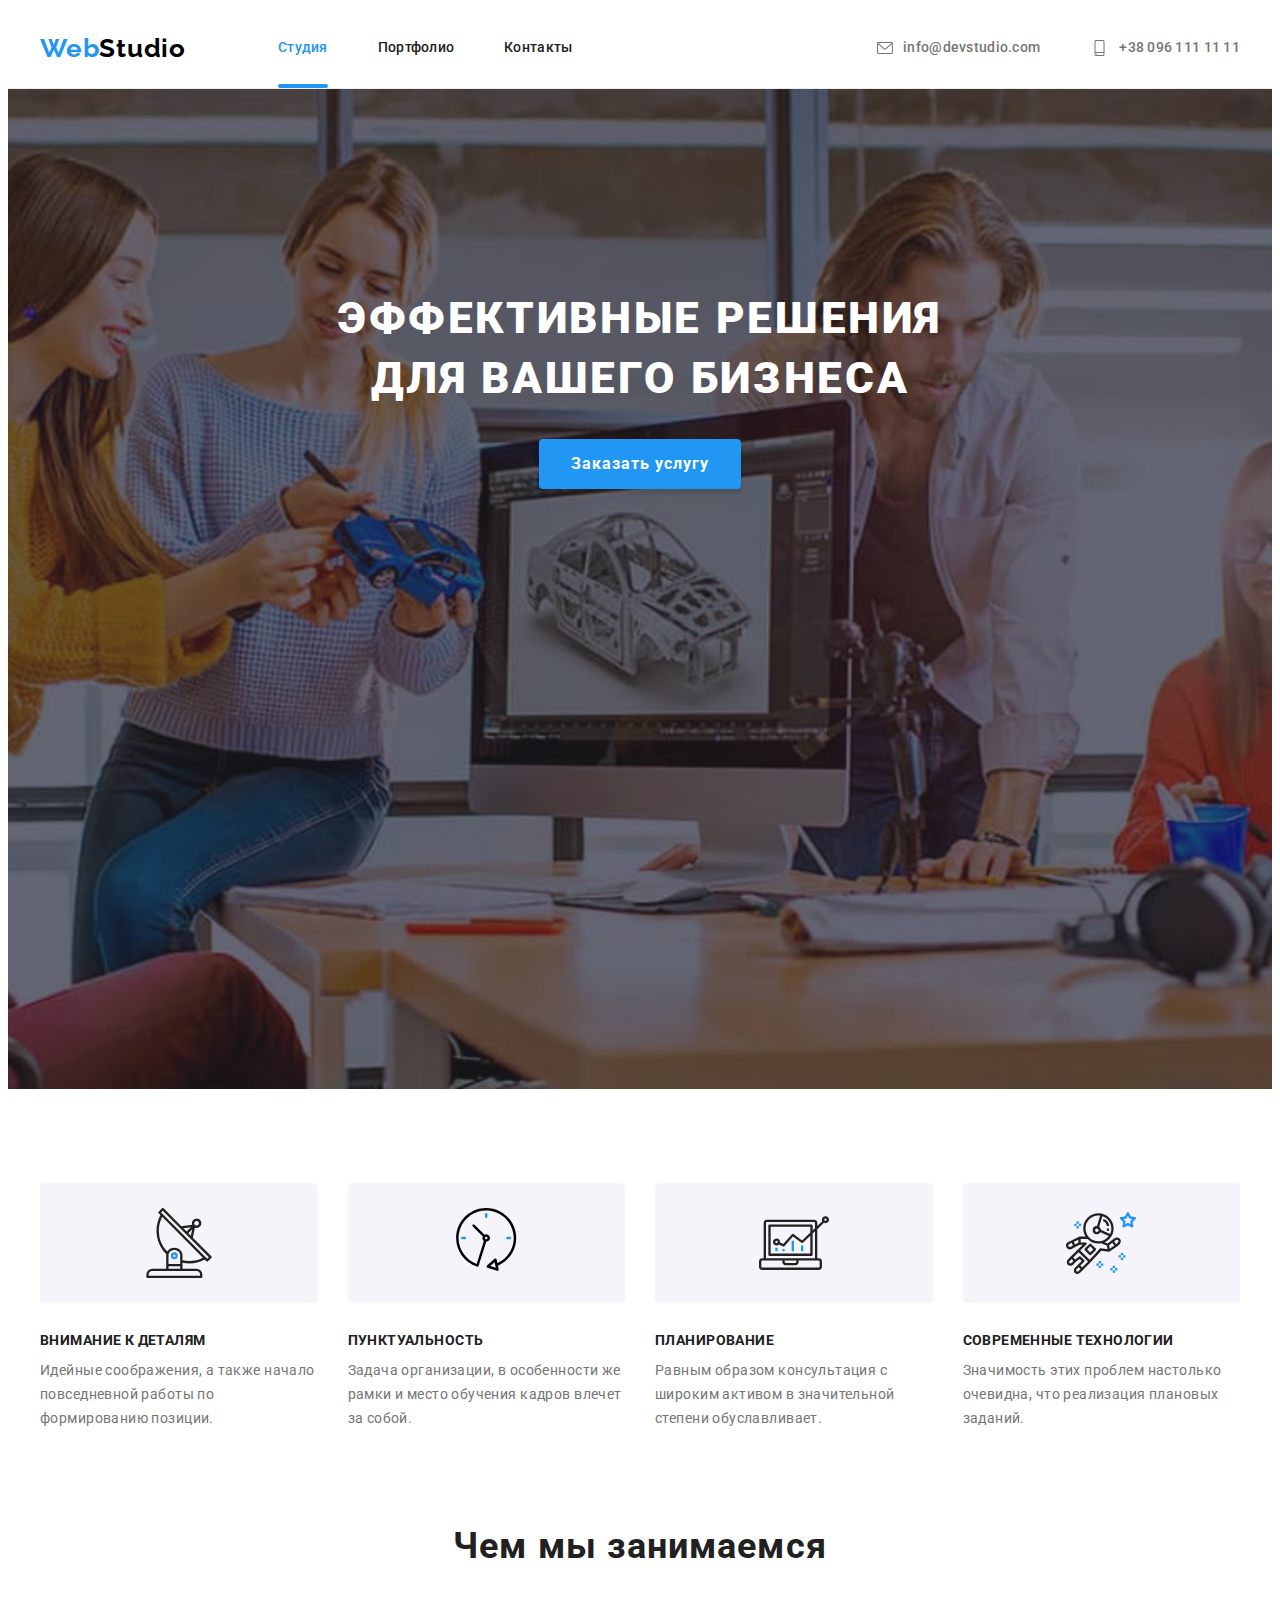
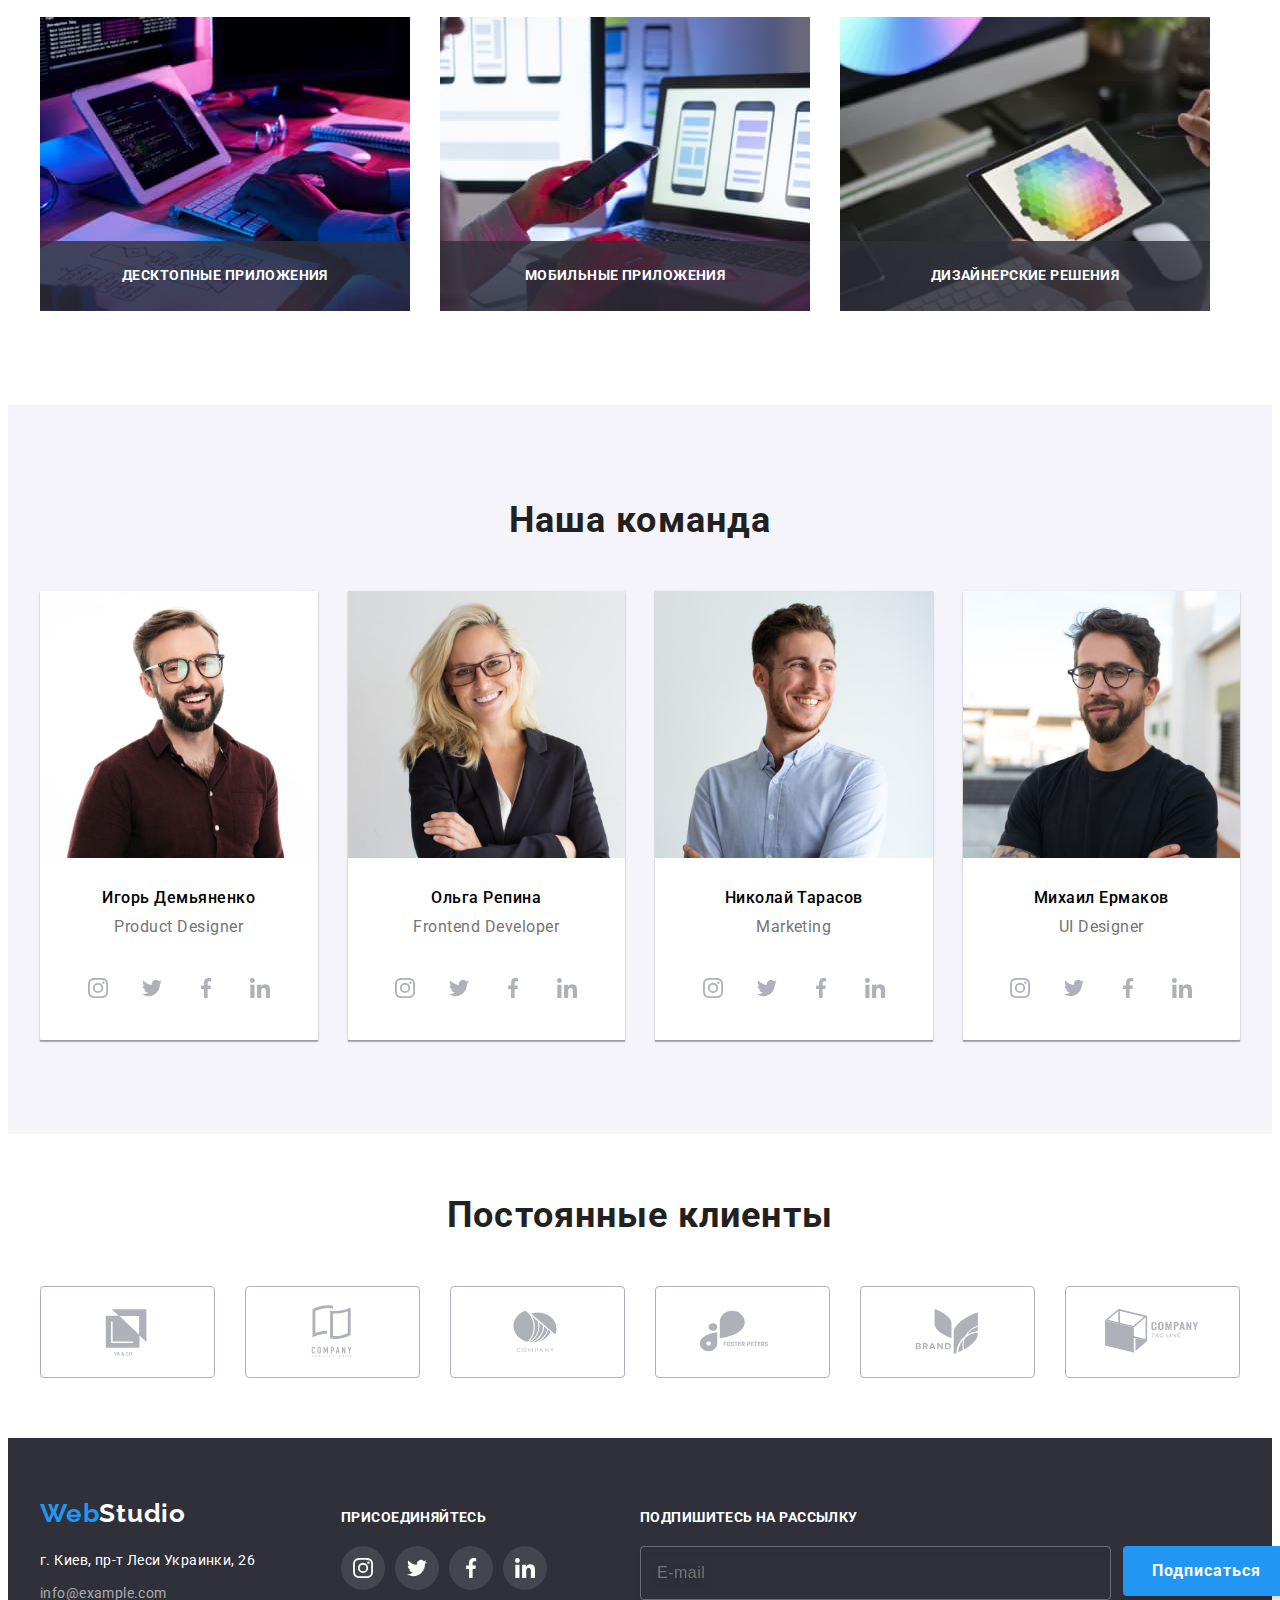
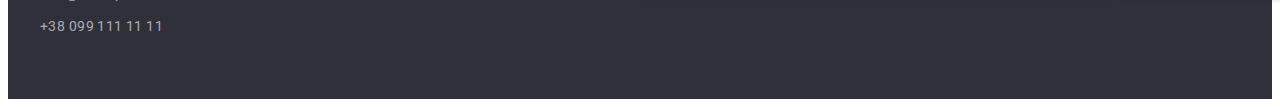
<file: index.html>
<!DOCTYPE html>
<html lang="ru">
  <head>
    <meta charset="UTF-8" />
    <meta http-equiv="X-UA-Compatible" content="IE=edge" />
    <meta name="viewport" content="width=device-width, initial-scale=1.0" />
    <title>Студия</title>
    <link rel="preconnect" href="https://fonts.googleapis.com" />
    <link rel="preconnect" href="https://fonts.gstatic.com" crossorigin />
    <link
      href="https://fonts.googleapis.com/css2?family=Raleway:wght@700&family=Roboto:wght@400;500;700;900&display=swap"
      rel="stylesheet"
    />
    <link
      rel="stylesheet"
      href="https://cdnjs.cloudflare.com/ajax/libs/modern-normalize/1.1.0/modern-normalize.min.css"
      integrity="sha512-wpPYUAdjBVSE4KJnH1VR1HeZfpl1ub8YT/NKx4PuQ5NmX2tKuGu6U/JRp5y+Y8XG2tV+wKQpNHVUX03MfMFn9Q=="
      crossorigin="anonymous"
      referrerpolicy="no-referrer"
    />
    <link rel="stylesheet" href="css/main.min.css" />
  </head>
  <body>
    <!-- header-->
    <header>
      <section class="header">
        <div class="container container-header">
          <div class="header-logo-wrap">
            <a href="./index.html" class="logo header-logo">Web<span class="logo__item--dark">Studio</span></a>
          </div>
          <div class="header-nav-wrap">
            <nav class="navigavion">
              <ul class="menu-list list">
                <li class="menu-list__item studio">
                  <a href="./index.html" class="menu-list__link current">Студия</a>
                </li>
                <li class="menu-list__item portfolio">
                  <a href="./portfolio.html" class="menu-list__link">Портфолио</a>
                </li>
                <li class="menu-list__item studio">
                  <a href="/" class="menu-list__link">Контакты</a>
                </li>
              </ul>
            </nav>
          </div>
          <div class="header-contacts-wrap">
            <ul class="contacts list">
              <li class="contacts__item">
                <a href="mailto:info@devstudio.com" class="contacts__link">
                  <svg class="contacts__icon" width="16" height="12">
                    <use href="./images/icons.svg#icon-envelope"></use></svg
                  >info@devstudio.com</a
                >
              </li>
              <li class="contacts__item">
                <a href="tel:+380961111111" class="contacts__link">
                  <svg class="contacts__icon" width="19" height="16">
                    <use href="./images/icons.svg#icon-smartphone"></use></svg
                  >+38 096 111 11 11</a
                >
              </li>
            </ul>
          </div>
          <div class="mob-menu-btn-wrap">
            <button type="button" class="menu-open-btn">
              <svg class="menu-svg" width="40" height="40">
                <use href="./images/icons.svg#icon-menu"></use>
              </svg>
            </button>
          </div>
        </div>
      </section>

      <!--------- mobile menu --------->

      <div class="mobile-menu is-hidden">
        <button type="button" class="menu-close-btn">
          <svg class="close-icon" width="40" height="40">
            <use href="./images/icons.svg#icon-close"></use>
          </svg>
        </button>
        <div class="mob-menu-container container">
          <div class="mob-menu-top">
            <ul class="mob-menu-list list">
              <li class="mob-menu-list__item studio">
                <a href="./index.html" class="mob-menu-list__link">Студия</a>
              </li>
              <li class="mob-menu-list__item portfolio">
                <a href="./portfolio.html" class="mob-menu-list__link">Портфолио</a>
              </li>
              <li class="mob-menu-list__item studio">
                <a href="/" class="mob-menu-list__link">Контакты</a>
              </li>
            </ul>
          </div>
          <div class="mob-menu-bottom">
            <ul class="mob-contacts list">
              <li class="mob-contacts__item">
                <a href="tel:+380961111111" class="mob-contacts__link tel"> +38 096 111 11 11</a>
              </li>
              <li class="mob-contacts__item">
                <a href="mailto:info@devstudio.com" class="mob-contacts__link mail"
                  >info@devstudio.com</a
                >
              </li>
            </ul>
            <ul class="mob-soc-media-list list">
              <li class="mob-soc-media-items">
                <a href="/" class="mob-soc-media">Instsgram</a>
              </li>
              <li class="mob-soc-media-items">
                <a href="/" class="mob-soc-media">Twitter</a>
              </li>
              <li class="mob-soc-media-items">
                <a href="/" class="mob-soc-media">Facebook</a>
              </li>
              <li class="mob-soc-media-items">
                <a href="/" class="mob-soc-media">LinkedIn</a>
              </li>
            </ul>
          </div>
        </div>
      </div>
    </header>

    <!-- main content -->
    <main>
      <section class="hero">
        <div class="container">
          <h1 class="hero__title">Эффективные решения для вашего бизнеса</h1>
          <button type="button" class="hero__button main-button" data-modal-open>
            Заказать услугу
          </button>
        </div>
      </section>
      <section class="advantages section">
        <h2 class="visually-hidden">About us</h2>
        <div class="container">
          <ul class="advantages-list list">
            <li class="advantages-list__item">
              <div class="advantages-list__card">
                <svg class="advantages-list__icon" width="70" height="70">
                  <use href="./images/icons.svg#icon-antenna"></use>
                </svg>
              </div>
              <h3 class="advantages-list__title">Внимание к деталям</h3>
              <p class="advantages-list__description">
                Идейные соображения, а также начало повседневной работы по формированию позиции.
              </p>
            </li>
            <li class="advantages-list__item">
              <div class="advantages-list__card">
                <svg class="advantages-list__icon" width="70" height="70">
                  <use href="./images/icons.svg#icon-clock"></use>
                </svg>
              </div>
              <h3 class="advantages-list__title">Пунктуальность</h3>
              <p class="advantages-list__description">
                Задача организации, в особенности же рамки и место обучения кадров влечет за собой.
              </p>
            </li>
            <li class="advantages-list__item">
              <div class="advantages-list__card">
                <svg class="advantages-list__icon" width="70" height="70">
                  <use href="./images/icons.svg#icon-diagram"></use>
                </svg>
              </div>
              <h3 class="advantages-list__title">Планирование</h3>
              <p class="advantages-list__description">
                Равным образом консультация с широким активом в значительной степени обуславливает.
              </p>
            </li>
            <li class="advantages-list__item">
              <div class="advantages-list__card">
                <svg class="advantages-list__icon" width="70" height="70">
                  <use href="./images/icons.svg#icon-astronaut"></use>
                </svg>
              </div>
              <h3 class="advantages-list__title">Современные технологии</h3>
              <p class="advantages-list__description">
                Значимость этих проблем настолько очевидна, что реализация плановых заданий.
              </p>
            </li>
          </ul>
        </div>
      </section>

      <!-- Чем мы занимаемся section-->
      <section class="service section">
        <div class="container">
          <h2 class="service__title title">Чем мы занимаемся</h2>
          <ul class="service-list list">
            <li class="service-list__item">
              <a href="">
                <picture>
                  <source
                    srcset="./images/box1-1x.jpg 1x, ./images/box1-2x.jpg 2x"
                    media="(min-width:1200px)"
                  />
                  <img src="./images/box1-1x.jpg" alt="IT пишет код" />
                </picture>
              </a>
              <div class="service-list__container">
                <h3 class="service-list__title">Десктопные приложения</h3>
              </div>
            </li>
            <li class="service-list__item">
              <a href="">
                <picture>
                  <source
                    srcset="./images/box2-1x.jpg 1x, ./images/box2-2x.jpg 2x"
                    media="(min-width:1200px)"
                  />
                  <img src="./images/box2-1x.jpg" alt="человек работает с телефоном и планшетом" />
                </picture>
              </a>
              <div class="service-list__container">
                <h3 class="service-list__title">Мобильные приложения</h3>
              </div>
            </li>
            <li class="service-list__item">
              <a href="">
                <picture>
                  <source
                    srcset="./images/box3-1x.jpg 1x, ./images/box3-2x.jpg 2x"
                    media="(min-width:1200px)"
                  />
                  <img src="./images/box3-1x.jpg" alt="человек работает с планшетом" />
                </picture>
              </a>
              <div class="service-list__container">
                <h3 class="service-list__title">Дизайнерские решения</h3>
              </div>
            </li>
          </ul>
        </div>
      </section>

      <!--our team section-->
      <section class="team section">
        <div class="container">
          <h2 class="team__title title">Наша команда</h2>
          <ul class="member-list list">
            <li class="member-list__item">
              <picture>
                <source
                  srcset="./images/img-1.jpg 1x, ./images/img-1-2x.jpg 2x"
                  media="(min-width:1200px)"
                />
                <source
                  srcset="./images/img-1-tab.jpg 1x, ./images/img-1-tab-2x.jpg 2x"
                  media="(min-width:768px)"
                />
                <source
                  srcset="./images/img-1-mob.jpg 1x, ./images/img-1-mob-2x.jpg 2x"
                  media="(min-width:320px)"
                />
                <img src="./images/img-1.jpg" alt="фото Ігоря" />
              </picture>
              <div class="member-list__container">
                <h3 class="member-list__title">Игорь Демьяненко</h3>
                <p class="member-list__description">Product Designer</p>
                <ul class="soc-networking list">
                  <li class="soc-networking__item">
                    <a href="" class="soc-networking__link soc-networking__link--light">
                      <svg class="soc-networking__icon" width="20" height="20">
                        <use href="./images/icons.svg#icon-instagram"></use>
                      </svg>
                    </a>
                  </li>
                  <li class="soc-networking__item">
                    <a href="" class="soc-networking__link">
                      <svg class="soc-networking__icon" width="20" height="20">
                        <use href="./images/icons.svg#icon-twitter"></use>
                      </svg>
                    </a>
                  </li>
                  <li class="soc-networking__item">
                    <a href="" class="soc-networking__link">
                      <svg class="soc-networking__icon" width="20" height="20">
                        <use href="./images/icons.svg#icon-facebook"></use>
                      </svg>
                    </a>
                  </li>
                  <li class="soc-networking__item">
                    <a href="" class="soc-networking__link">
                      <svg class="soc-networking__icon" width="20" height="20">
                        <use href="./images/icons.svg#icon-linkedin"></use>
                      </svg>
                    </a>
                  </li>
                </ul>
              </div>
            </li>
            <li class="member-list__item">
              <picture>
                <source
                  srcset="./images/img-2-1x.jpg 1x, ./images/img-2-2x.jpg 2x"
                  media="(min-width:1200px)"
                />
                <source
                  srcset="./images/img-2-tab-1x.jpg 1x, ./images/img-2-tab-2x.jpg 2x"
                  media="(min-width:768px)"
                />
                <source
                  srcset="./images/img-2-mob-1x.jpg 1x, ./images/img-2-mob-2x.jpg 2x"
                  media="(min-width:320px)"
                />
                <img src="./images/img-2-1x.jpg" alt="фото Ольги" />
              </picture>
              <div class="member-list__container">
                <h3 class="member-list__title">Ольга Репина</h3>
                <p class="member-list__description">Frontend Developer</p>
                <ul class="soc-networking list">
                  <li class="soc-networking__item">
                    <a href="" class="soc-networking__link">
                      <svg class="soc-networking__icon" width="20" height="20">
                        <use href="./images/icons.svg#icon-instagram"></use>
                      </svg>
                    </a>
                  </li>
                  <li class="soc-networking__item">
                    <a href="" class="soc-networking__link">
                      <svg class="soc-networking__icon" width="20" height="20">
                        <use href="./images/icons.svg#icon-twitter"></use>
                      </svg>
                    </a>
                  </li>
                  <li class="soc-networking__item">
                    <a href="" class="soc-networking__link">
                      <svg class="soc-networking__icon" width="20" height="20">
                        <use href="./images/icons.svg#icon-facebook"></use>
                      </svg>
                    </a>
                  </li>
                  <li class="soc-networking__item">
                    <a href=" " class="soc-networking__link">
                      <svg class="soc-networking__icon" width="20" height="20">
                        <use href="./images/icons.svg#icon-linkedin"></use>
                      </svg>
                    </a>
                  </li>
                </ul>
              </div>
            </li>
            <li class="member-list__item">
              <picture>
                <source
                  srcset="./images/img-3-1x.jpg 1x, ./images/img-3-2x.jpg 2x"
                  media="(min-width:1200px)"
                />
                <source
                  srcset="./images/img-3-tab-1x.jpg 1x, ./images/img-3-tab-2x.jpg 2x"
                  media="(min-width:768px)"
                />
                <source
                  srcset="./images/img-3-mob-1x.jpg 1x, ./images/img-3-mob-2x.jpg 2x"
                  media="(min-width:320px)"
                />
                <img src="./images/img-3-1x.jpg" alt="фото Николая" />
              </picture>
              <div class="member-list__container">
                <h3 class="member-list__title">Николай Тарасов</h3>
                <p class="member-list__description">Marketing</p>
                <ul class="soc-networking list">
                  <li class="soc-networking__item">
                    <a href="" class="soc-networking__link">
                      <svg class="soc-networking__icon" width="20" height="20">
                        <use href="./images/icons.svg#icon-instagram"></use>
                      </svg>
                    </a>
                  </li>
                  <li class="soc-networking__item">
                    <a href="" class="soc-networking__link">
                      <svg class="soc-networking__icon" width="20" height="20">
                        <use href="./images/icons.svg#icon-twitter"></use>
                      </svg>
                    </a>
                  </li>
                  <li class="soc-networking__item">
                    <a href="" class="soc-networking__link">
                      <svg class="soc-networking__icon" width="20" height="20">
                        <use href="./images/icons.svg#icon-facebook"></use>
                      </svg>
                    </a>
                  </li>
                  <li class="soc-networking__item">
                    <a href="" class="soc-networking__link">
                      <svg class="soc-networking__icon" width="20" height="20">
                        <use href="./images/icons.svg#icon-linkedin"></use>
                      </svg>
                    </a>
                  </li>
                </ul>
              </div>
            </li>
            <li class="member-list__item">
              <picture>
                <source
                  srcset="./images/img-4-1x.jpg 1x, ./images/img-4-2x.jpg 2x"
                  media="(min-width:1200px)"
                />
                <source
                  srcset="./images/img-4-tab-1x.jpg 1x, ./images/img-4-tab-2x.jpg 2x"
                  media="(min-width:768px)"
                />
                <source
                  srcset="./images/img-4-mob-1x.jpg 1x, ./images/img-4-mob-2x.jpg 2x"
                  media="(min-width:320px)"
                />
                <img src="./images/img-4-1x.jpg" alt="фото Михаила" />
              </picture>
              <div class="member-list__container">
                <h3 class="member-list__title">Михаил Ермаков</h3>
                <p class="member-list__description">UI Designer</p>
                <ul class="soc-networking list">
                  <li class="soc-networking__item">
                    <a href="" class="soc-networking__link">
                      <svg class="soc-networking__icon" width="20" height="20">
                        <use href="./images/icons.svg#icon-instagram"></use>
                      </svg>
                    </a>
                  </li>
                  <li class="soc-networking__item">
                    <a href="" class="soc-networking__link">
                      <svg class="soc-networking__icon" width="20" height="20">
                        <use href="./images/icons.svg#icon-twitter"></use>
                      </svg>
                    </a>
                  </li>
                  <li class="soc-networking__item">
                    <a href="" class="soc-networking__link">
                      <svg class="soc-networking__icon" width="20" height="20">
                        <use href="./images/icons.svg#icon-facebook"></use>
                      </svg>
                    </a>
                  </li>
                  <li class="soc-networking__item">
                    <a href="" class="soc-networking__link">
                      <svg class="soc-networking__icon" width="20" height="20">
                        <use href="./images/icons.svg#icon-linkedin"></use>
                      </svg>
                    </a>
                  </li>
                </ul>
              </div>
            </li>
          </ul>
        </div>
      </section>

      <!-- section our clients -->
      <section class="clients section">
        <div class="container">
          <h2 class="clients__title title">Постоянные клиенты</h2>
          <ul class="client-list list">
            <li class="client-list__item">
              <a href="" class="client-list__link">
                <svg class="client-list__icon" width="106" height="60">
                  <use href="./images/icons.svg#icon-Logo"></use>
                </svg>
              </a>
            </li>
            <li class="client-list__item">
              <a href="" class="client-list__link">
                <svg class="client-list__icon" width="106" height="60">
                  <use href="./images/icons.svg#icon-Logo-2"></use>
                </svg>
              </a>
            </li>
            <li class="client-list__item">
              <a href="" class="client-list__link">
                <svg class="client-list__icon" width="106" height="60">
                  <use href="./images/icons.svg#icon-Logo-3"></use>
                </svg>
              </a>
            </li>
            <li class="client-list__item">
              <a href="" class="client-list__link">
                <svg class="client-list__icon" width="106" height="60">
                  <use href="./images/icons.svg#icon-Logo-4"></use>
                </svg>
              </a>
            </li>
            <li class="client-list__item">
              <a href="" class="client-list__link">
                <svg class="client-list__icon" width="106" height="60">
                  <use href="./images/icons.svg#icon-Logo-5"></use>
                </svg>
              </a>
            </li>
            <li class="client-list__item">
              <a href="" class="client-list__link">
                <svg class="client-list__icon" width="106" height="60">
                  <use href="./images/icons.svg#icon-Logo-6"></use>
                </svg>
              </a>
            </li>
          </ul>
        </div>
      </section>
    </main>

    <!--footer section-->
    <footer class="footer">
      <section class="section-footer">
        <div class="container-footer container">
          <div class="address-soc-wrap">
            <div class="address-wrap">
              <a href="./index.html" class="logo-footer">Web<span class="logo__item--light">Studio</span></a>
              <address class="address">
                <ul class="address-list list">
                  <li class="address-list__item">
                    <a
                      href="https://goo.gl/maps/48jCdX3Z41KDSHPe8"
                      target="_blank"
                      rel="noopener noreferrer"
                      class="address-list__link"
                      >г. Киев, пр-т Леси Украинки, 26</a
                    >
                  </li>
                  <li class="address-list__item">
                    <a href="mailto:info@example.com" class="address-list__contact"
                      >info@example.com</a
                    >
                  </li>
                  <li class="address-list__item">
                    <a href="tel:+380991111111" class="address-list__contact">+38 099 111 11 11</a>
                  </li>
                </ul>
              </address>
            </div>
            <div class="soc-networking-footer">
              <h3 class="soc-networking-footer__title title-footer">присоединяйтесь</h3>
              <ul class="soc-networking list">
                <li class="soc-networking__item">
                  <a href="" class="soc-networking__link soc-networking__link--dark">
                    <svg
                      class="soc-networking__icon soc-networking__icon--light"
                      width="20"
                      height="20"
                    >
                      <use href="./images/icons.svg#icon-instagram"></use>
                    </svg>
                  </a>
                </li>
                <li class="soc-networking__item">
                  <a href="" class="soc-networking__link soc-networking__link--dark">
                    <svg
                      class="soc-networking__icon soc-networking__icon--light"
                      width="20"
                      height="20"
                    >
                      <use href="./images/icons.svg#icon-twitter"></use>
                    </svg>
                  </a>
                </li>
                <li class="soc-networking__item">
                  <a href="" class="soc-networking__link soc-networking__link--dark">
                    <svg
                      class="soc-networking__icon soc-networking__icon--light"
                      width="20"
                      height="20"
                    >
                      <use href="./images/icons.svg#icon-facebook"></use>
                    </svg>
                  </a>
                </li>
                <li class="soc-networking__item">
                  <a href="" class="soc-networking__link soc-networking__link--dark">
                    <svg
                      class="soc-networking__icon soc-networking__icon--light"
                      width="20"
                      height="20"
                    >
                      <use href="./images/icons.svg#icon-linkedin"></use>
                    </svg>
                  </a>
                </li>
              </ul>
            </div>
          </div>
          <div class="subscribtion">
            <h3 class="subscribtion__title title-footer">Подпишитесь на рассылку</h3>
            <form class="subscription__form">
              <div class="subscription__container">
                <input
                  type="email"
                  name="subscription"
                  id="subscription-email"
                  placeholder="E-mail "
                  class="subscription__input"
                />
                <label for="subscription-email" class="subscription__label"></label>
              </div>
              <div class="subscription__wrap">
                <button type="submit" class="subscription__button main-button">Подписаться</button>
                <svg class="subscription__icon" width="24" height="24">
                  <use href="./images/icons.svg#icon-send"></use>
                </svg>
              </div>
            </form>
          </div>
        </div>
      </section>
    </footer>

    <!-- MODAL -->
    <div class="backdrop is-hidden" data-modal>
      <div class="modal">
        <button type="button" class="close-btn" data-modal-close>
          <svg class="close-btn__icon" width="18" height="18">
            <use href="./images/icons.svg#icon-close-btn"></use>
          </svg>
        </button>
        <p class="modal__title">Оставьте свои данные, мы вам перезвоним</p>
        <form>
          <div class="modal__field">
            <label class="modal__label" for="user-name">Имя</label>
            <div class="modal__wrap">
              <input
                type="text"
                class="modal__input"
                name="user-name"
                required
                minlength="2"
                id="user-name"
                autocomplete="off"
              />
              <svg class="modal__icon" width="18" height="18">
                <use href="./images/icons.svg#icon-person-18dp"></use>
              </svg>
            </div>
          </div>
          <div class="modal__field">
            <label class="modal__label" for="user-tel">Телефон</label>
            <div class="modal__wrap">
              <input
                type="tel"
                class="modal__input"
                name="user-tel"
                id="user-tel"
                required
                autocomplete="off"
              />
              <svg class="modal__icon" width="18" height="18">
                <use href="./images/icons.svg#icon-phone-18dp"></use>
              </svg>
            </div>
          </div>
          <div class="modal__field">
            <label class="modal__label" for="user-email">Почта</label>
            <div class="modal__wrap">
              <input
                type="email"
                class="modal__input"
                name="user-email"
                id="user-email"
                required
                autocomplete="off"
              />
              <svg class="modal__icon" width="18" height="18">
                <use href="./images/icons.svg#icon-email-18dp"></use>
              </svg>
            </div>
          </div>
          <div class="modal__field">
            <label class="modal__label" for="comment">Комментарий</label>
            <textarea
              class="modal__comment"
              name="comment"
              id="comment"
              placeholder="Введите текст"
            ></textarea>
          </div>

          <div class="modal__checkbox">
            <input
              type="checkbox"
              class="checkbox__input visually-hidden"
              name="policy"
              value="policy"
              id="check-input"
              required
            />
            <label for="check-input" class="checkbox__label">
              <span>
                <svg class="checkbox__icon" width="16" height="15">
                  <use href="./images/icons.svg#icon-check"></use>
                </svg>
              </span>
              Соглашаюсь с рассылкой и принимаю&#160;
              <a href="" class="checkbox__policy-link">Условия договора</a></label
            >
          </div>
          <div class="submit">
            <button type="submit" class="submit__btn main-button">Отправить</button>
          </div>
        </form>
      </div>
    </div>
    <script src="./js/modal.js"></script>
    <script src="./js/menu.js"></script>
  </body>
</html>
</file>
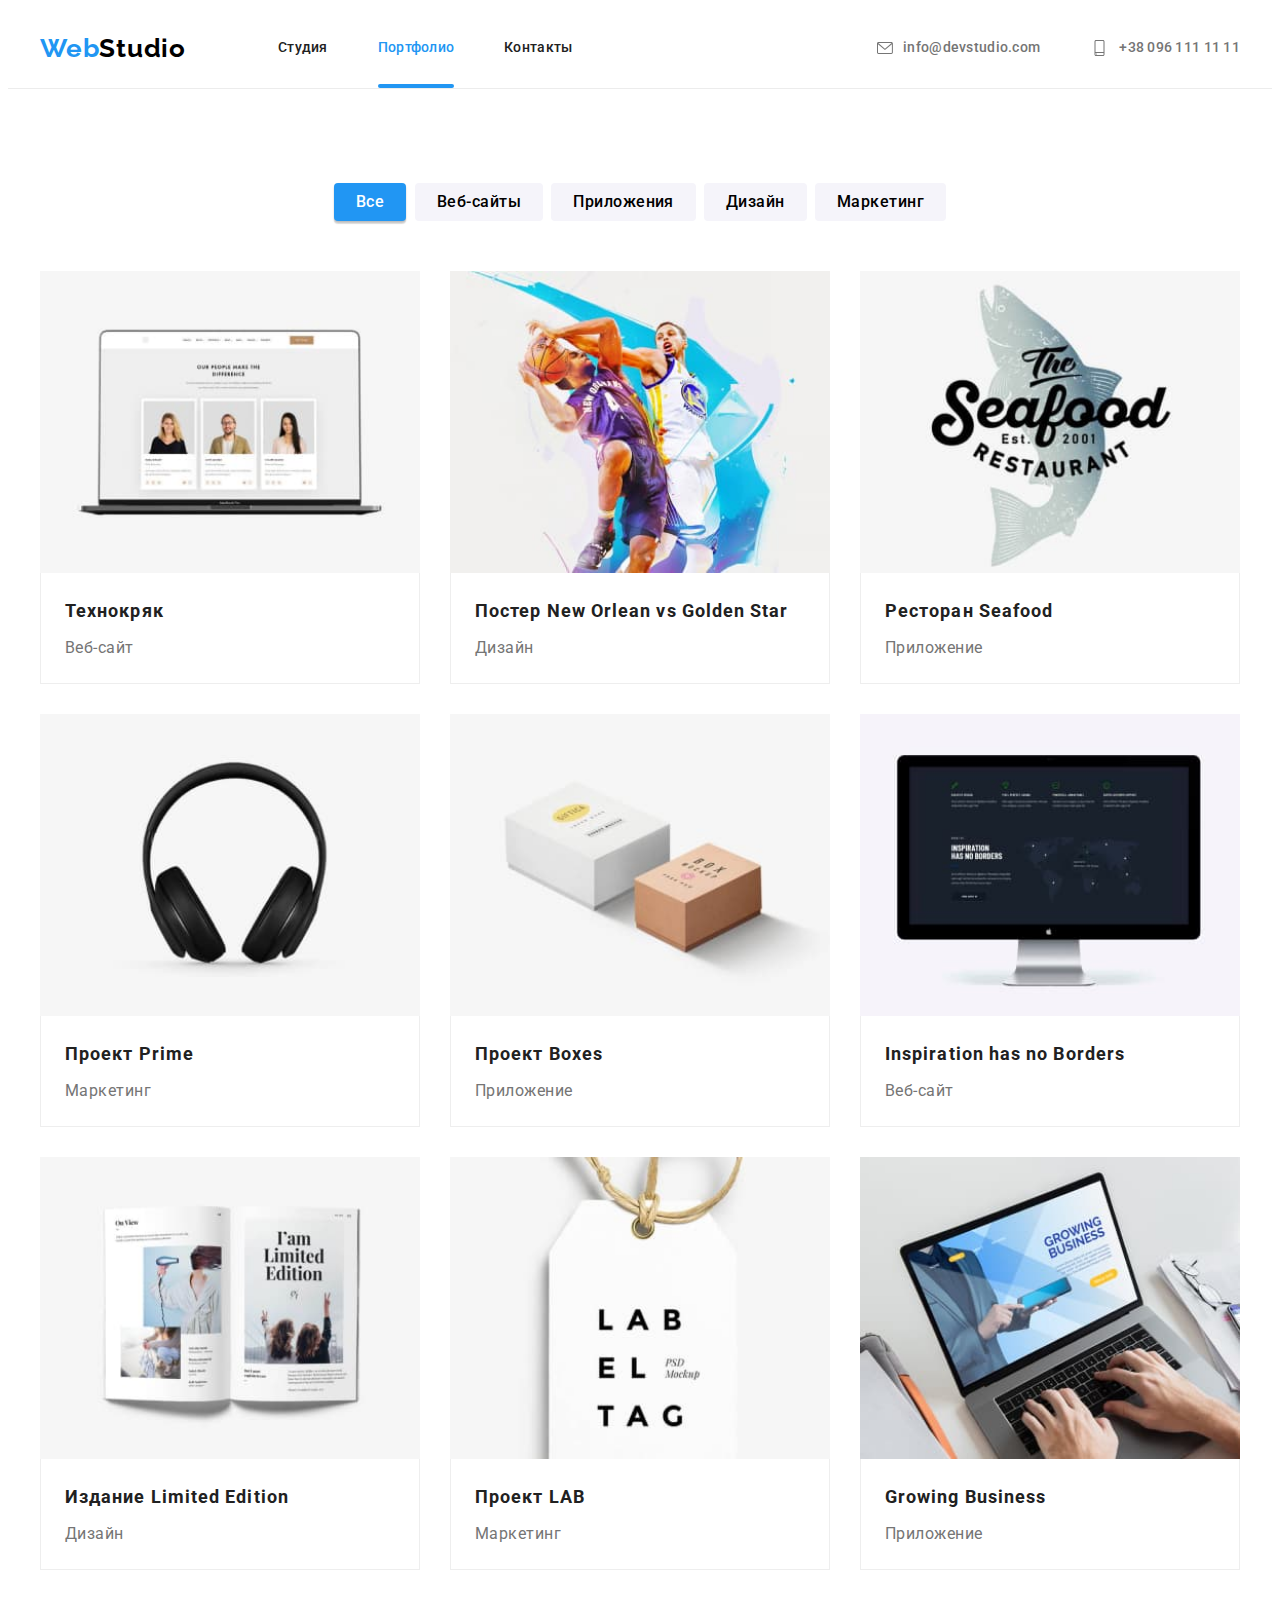
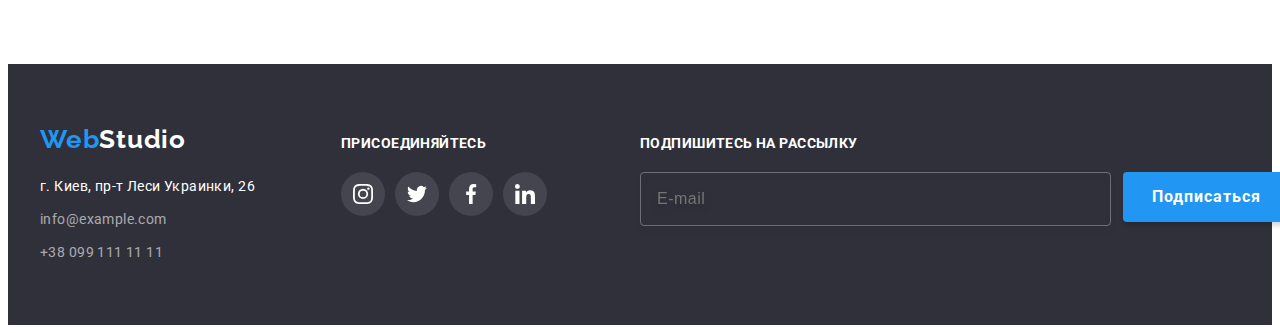
<file: portfolio.html>
<!DOCTYPE html>
<html lang="ru">
  <head>
    <meta charset="UTF-8" />
    <meta http-equiv="X-UA-Compatible" content="IE=edge" />
    <meta name="viewport" content="width=device-width, initial-scale=1.0" />
    <title>Портфолио</title>
    <link rel="preconnect" href="https://fonts.googleapis.com" />
    <link rel="preconnect" href="https://fonts.gstatic.com" crossorigin />
    <link
      href="https://fonts.googleapis.com/css2?family=Montserrat:wght@400;700&family=Raleway:wght@700&family=Roboto:wght@400;500;700;900&display=swap"
      rel="stylesheet"
    />
    <link
      rel="stylesheet"
      href="https://cdnjs.cloudflare.com/ajax/libs/modern-normalize/1.1.0/modern-normalize.min.css"
      integrity="sha512-wpPYUAdjBVSE4KJnH1VR1HeZfpl1ub8YT/NKx4PuQ5NmX2tKuGu6U/JRp5y+Y8XG2tV+wKQpNHVUX03MfMFn9Q=="
      crossorigin="anonymous"
      referrerpolicy="no-referrer"
    />
    <link rel="stylesheet" href="css/main.min.css" />
  </head>

  <body>
    <!--header-->
    <header>
      <section class="header">
        <div class="container container-header">
          <div class="header-logo-wrap">
            <a href="./index.html" class="logo header-logo">Web<span class="logo__item--dark">Studio</span></a>
          </div>
          <div class="header-nav-wrap">
            <nav class="navigavion">
              <ul class="menu-list list">
                <li class="menu-list__item studio">
                  <a href="./index.html" class="menu-list__link">Студия</a>
                </li>
                <li class="menu-list__item portfolio">
                  <a href="./portfolio.html" class="menu-list__link current">Портфолио</a>
                </li>
                <li class="menu-list__item studio">
                  <a href="/" class="menu-list__link">Контакты</a>
                </li>
              </ul>
            </nav>
          </div>
          <div class="header-contacts-wrap">
            <ul class="contacts list">
              <li class="contacts__item">
                <a href="mailto:info@devstudio.com" class="contacts__link">
                  <svg class="contacts__icon" width="16" height="12">
                    <use href="./images/icons.svg#icon-envelope"></use></svg
                  >info@devstudio.com</a
                >
              </li>
              <li class="contacts__item">
                <a href="tel:+380961111111" class="contacts__link">
                  <svg class="contacts__icon" width="19" height="16">
                    <use href="./images/icons.svg#icon-smartphone"></use></svg
                  >+38 096 111 11 11</a
                >
              </li>
            </ul>
          </div>
          <div class="mob-menu-btn-wrap">
            <button type="button" class="menu-open-btn">
              <svg class="menu-svg" width="40" height="40">
                <use href="./images/icons.svg#icon-menu"></use>
              </svg>
            </button>
          </div>
        </div>
      </section>

      <!--------- mobile menu --------->
      <div class="mobile-menu is-hidden">
        <button type="button" class="menu-close-btn">
          <svg class="close-icon" width="40" height="40">
            <use href="./images/icons.svg#icon-close"></use>
          </svg>
        </button>
        <div class="mob-menu-container container">
          <div class="mob-menu-top">
            <ul class="mob-menu-list list">
              <li class="mob-menu-list__item studio">
                <a href="./index.html" class="mob-menu-list__link">Студия</a>
              </li>
              <li class="mob-menu-list__item portfolio">
                <a href="./portfolio.html" class="mob-menu-list__link">Портфолио</a>
              </li>
              <li class="mob-menu-list__item studio">
                <a href="/" class="mob-menu-list__link">Контакты</a>
              </li>
            </ul>
          </div>
          <div class="mob-menu-bottom">
            <ul class="mob-contacts list">
              <li class="mob-contacts__item">
                <a href="tel:+380961111111" class="mob-contacts__link tel"> +38 096 111 11 11</a>
              </li>
              <li class="mob-contacts__item">
                <a href="mailto:info@devstudio.com" class="mob-contacts__link mail"
                  >info@devstudio.com</a
                >
              </li>
            </ul>
            <ul class="mob-soc-media-list list">
              <li class="mob-soc-media-items">
                <a href="/" class="mob-soc-media">Instsgram</a>
              </li>
              <li class="mob-soc-media-items">
                <a href="/" class="mob-soc-media">Twitter</a>
              </li>
              <li class="mob-soc-media-items">
                <a href="/" class="mob-soc-media">Facebook</a>
              </li>
              <li class="mob-soc-media-items">
                <a href="/" class="mob-soc-media">LinkedIn</a>
              </li>
            </ul>
          </div>
        </div>
      </div>
    </header>

    <!-- main -->
    <main>
      <section class="filters-section">
        <h1 class="visually-hidden">Наши работы</h1>
        <h2 class="visually-hidden">Фильтр</h2>
        <div class="container">
          <ul class="filter list">
            <li class="filter__item">
              <button type="button" class="filter__button filter__button--current">Все</button>
            </li>
            <li class="filter__item">
              <button type="button" class="filter__button">Веб-сайты</button>
            </li>
            <li class="filter__item">
              <button type="button" class="filter__button">Приложения</button>
            </li>
            <li class="filter__item">
              <button type="button" class="filter__button">Дизайн</button>
            </li>
            <li class="filter__item">
              <button type="button" class="filter__button">Маркетинг</button>
            </li>
          </ul>
          <ul class="card-list list">
            <li class="card-list__item">
              <a href="" class="card-list__link">
                <div class="card-list__wrap">
                  <picture>
                    <source
                      srcset="./images/p1-1x.jpg 1x, ./images/p1-2x.jpg 2x"
                      media="(min-width:1200px)"
                    />
                    <source
                      srcset="./images/p1-tab1x.jpg 1x, ./images/p1-tab2x.jpg 2x"
                      media="(min-width:768px)"
                    />
                    <source
                      srcset="./images/p1-mob1x.jpg 1x, ./images/p1-mob2x.jpg 2x"
                      media="(min-width:320px)"
                    />
                    <img src="./images/p1-mob1x.jpg" alt="Пример веб-сайта" />
                  </picture>
                  <p class="card-list__description">
                    Ресурс предлагает комплексные предложения с разным уровнем функционала и
                    сервисов. Все это позволит посетителю получить исчерпывающие сведения o компании
                    или частном лице.
                  </p>
                </div>
                <div class="card-list__title-wrap">
                  <h3 class="card-list__title">Технокряк</h3>
                  <p class="card-list__subtitle">Веб-сайт</p>
                </div>
              </a>
            </li>
            <li class="card-list__item">
              <a href="" class="card-list__link">
                <div class="card-list__wrap">
                  <picture>
                    <source
                      srcset="./images/p2-1x.jpg 1x, ./images/p2-2x.jpg 2x"
                      media="(min-width:1200px)"
                    />
                    <source
                      srcset="./images/p2-tab1x.jpg 1x, ./images/p2-tab2x.jpg 2x"
                      media="(min-width:768px)"
                    />
                    <source
                      srcset="./images/p2-mob1x.jpg 1x, ./images/p2-mob2x.jpg 2x"
                      media="(min-width:320px)"
                    />
                    <img src="./images/p2-mob1x.jpg" alt="Постер c бейсболистами" />
                  </picture>
                  <p class="card-list__description">
                    Ресурс предлагает комплексные предложения с разным уровнем функционала и
                    сервисов. Все это позволит посетителю получить исчерпывающие сведения o компании
                    или частном лице.
                  </p>
                </div>
                <div class="card-list__title-wrap">
                  <h3 class="card-list__title">Постер New Orlean vs Golden Star</h3>
                  <p class="card-list__subtitle">Дизайн</p>
                </div>
              </a>
            </li>
            <li class="card-list__item">
              <a href="" class="card-list__link">
                <div class="card-list__wrap">
                  <picture>
                    <source
                      srcset="./images/p3-1x.jpg 1x, ./images/p3-2x.jpg 2x"
                      media="(min-width:1200px)"
                    />
                    <source
                      srcset="./images/p3-tab1x.jpg 1x, ./images/p3-tab2x.jpg 2x"
                      media="(min-width:768px)"
                    />
                    <source
                      srcset="./images/p3-mob1x.jpg 1x, ./images/p3-mob2x.jpg 2x"
                      media="(min-width:320px)"
                    />
                    <img src="./images/p3-mob1x.jpg" alt="Эмблема ресторана" />
                  </picture>
                  <p class="card-list__description">
                    Ресурс предлагает комплексные предложения с разным уровнем функционала и
                    сервисов. Все это позволит посетителю получить исчерпывающие сведения o компании
                    или частном лице.
                  </p>
                </div>
                <div class="card-list__title-wrap">
                  <h3 class="card-list__title">Ресторан Seafood</h3>
                  <p class="card-list__subtitle">Приложение</p>
                </div>
              </a>
            </li>
            <li class="card-list__item">
              <a href="" class="card-list__link">
                <div class="card-list__wrap">
                  <picture>
                    <source
                      srcset="./images/p4-1x.jpg 1x, ./images/p4-2x.jpg 2x"
                      media="(min-width:1200px)"
                    />
                    <source
                      srcset="./images/p4-tab1x.jpg 1x, ./images/p4-tab2x.jpg 2x"
                      media="(min-width:768px)"
                    />
                    <source
                      srcset="./images/p4-mob1x.jpg 1x, ./images/p4-mob2x.jpg 2x"
                      media="(min-width:320px)"
                    />
                    <img src="./images/p4-mob1x.jpg" alt="Наушники" />
                  </picture>
                  <p class="card-list__description">
                    Ресурс предлагает комплексные предложения с разным уровнем функционала и
                    сервисов. Все это позволит посетителю получить исчерпывающие сведения o компании
                    или частном лице.
                  </p>
                </div>
                <div class="card-list__title-wrap">
                  <h3 class="card-list__title">Проект Prime</h3>
                  <p class="card-list__subtitle">Маркетинг</p>
                </div>
              </a>
            </li>
            <li class="card-list__item">
              <a href="" class="card-list__link">
                <div class="card-list__wrap">
                  <picture>
                    <source
                      srcset="./images/p5-1x.jpg 1x, ./images/p5-2x.jpg 2x"
                      media="(min-width:1200px)"
                    />
                    <source
                      srcset="./images/p5-tab1x.jpg 1x, ./images/p5-tab2x.jpg 2x"
                      media="(min-width:768px)"
                    />
                    <source
                      srcset="./images/p5-mob1x.jpg 1x, ./images/p5-mob2x.jpg 2x"
                      media="(min-width:320px)"
                    />
                    <img src="./images/p5-mob1x.jpg" alt="две коробочки" />
                  </picture>
                  <p class="card-list__description">
                    Ресурс предлагает комплексные предложения с разным уровнем функционала и
                    сервисов. Все это позволит посетителю получить исчерпывающие сведения o компании
                    или частном лице.
                  </p>
                </div>
                <div class="card-list__title-wrap">
                  <h3 class="card-list__title">Проект Boxes</h3>
                  <p class="card-list__subtitle">Приложение</p>
                </div>
              </a>
            </li>
            <li class="card-list__item">
              <a href="" class="card-list__link">
                <div class="card-list__wrap">
                  <picture>
                    <source
                      srcset="./images/p6-1x.jpg 1x, ./images/p6-2x.jpg 2x"
                      media="(min-width:1200px)"
                    />
                    <source
                      srcset="./images/p6-tab1x.jpg 1x, ./images/p6-tab2x.jpg 2x"
                      media="(min-width:768px)"
                    />
                    <source
                      srcset="./images/p6-mob1x.jpg 1x, ./images/p6-mob2x.jpg 2x"
                      media="(min-width:320px)"
                    />
                    <img src="./images/p6-mob1x.jpg" alt="Пример веб-сайт компании" />
                  </picture>
                  <p class="card-list__description">
                    Ресурс предлагает комплексные предложения с разным уровнем функционала и
                    сервисов. Все это позволит посетителю получить исчерпывающие сведения o компании
                    или частном лице.
                  </p>
                </div>
                <div class="card-list__title-wrap">
                  <h3 class="card-list__title">Inspiration has no Borders</h3>
                  <p class="card-list__subtitle">Веб-сайт</p>
                </div>
              </a>
            </li>
            <li class="card-list__item">
              <a href="" class="card-list__link">
                <div class="card-list__wrap">
                  <picture>
                    <source
                      srcset="./images/p7-1x.jpg 1x, ./images/p7-2x.jpg 2x"
                      media="(min-width:1200px)"
                    />
                    <source
                      srcset="./images/p7-tab1x.jpg 1x, ./images/p7-tab2x.jpg 2x"
                      media="(min-width:768px)"
                    />
                    <source
                      srcset="./images/p7-mob1x.jpg 1x, ./images/p7-mob2x.jpg 2x"
                      media="(min-width:320px)"
                    />
                    <img src="./images/p7-mob1x.jpg" alt="Открытая книга" />
                  </picture>
                  <p class="card-list__description">
                    Ресурс предлагает комплексные предложения с разным уровнем функционала и
                    сервисов. Все это позволит посетителю получить исчерпывающие сведения o компании
                    или частном лице.
                  </p>
                </div>
                <div class="card-list__title-wrap">
                  <h3 class="card-list__title">Издание Limited Edition</h3>
                  <p class="card-list__subtitle">Дизайн</p>
                </div>
              </a>
            </li>
            <li class="card-list__item">
              <a href="" class="card-list__link">
                <div class="card-list__wrap">
                  <picture>
                    <source
                      srcset="./images/p8-1x.jpg 1x, ./images/p8-2x.jpg 2x"
                      media="(min-width:1200px)"
                    />
                    <source
                      srcset="./images/p8-tab1x.jpg 1x, ./images/p8-tab2x.jpg 2x"
                      media="(min-width:768px)"
                    />
                    <source
                      srcset="./images/p8-mob1x.jpg 1x, ./images/p8-mob2x.jpg 2x"
                      media="(min-width:320px)"
                    />
                    <img src="./images/p8-mob1x.jpg" alt="этикетка" />
                  </picture>
                  <p class="card-list__description">
                    Ресурс предлагает комплексные предложения с разным уровнем функционала и
                    сервисов. Все это позволит посетителю получить исчерпывающие сведения o компании
                    или частном лице.
                  </p>
                </div>
                <div class="card-list__title-wrap">
                  <h3 class="card-list__title">Проект LAB</h3>
                  <p class="card-list__subtitle">Маркетинг</p>
                </div>
              </a>
            </li>
            <li class="card-list__item">
              <a href="" class="card-list__link">
                <div class="card-list__wrap">
                  <picture>
                    <source
                      srcset="./images/p9-1x.jpg 1x, ./images/p9-2x.jpg 2x"
                      media="(min-width:1200px)"
                    />
                    <source
                      srcset="./images/p9-tab1x.jpg 1x, ./images/p9-tab2x.jpg 2x"
                      media="(min-width:768px)"
                    />
                    <source
                      srcset="./images/p9-mob1x.jpg 1x, ./images/p9-mob2x.jpg 2x"
                      media="(min-width:320px)"
                    />
                    <img src="./images/p9-mob1x.jpg" alt="приложение компании" />
                  </picture>
                  <p class="card-list__description">
                    Ресурс предлагает комплексные предложения с разным уровнем функционала и
                    сервисов. Все это позволит посетителю получить исчерпывающие сведения o компании
                    или частном лице.
                  </p>
                </div>
                <div class="card-list__title-wrap">
                  <h3 class="card-list__title">Growing Business</h3>
                  <p class="card-list__subtitle">Приложение</p>
                </div>
              </a>
            </li>
          </ul>
        </div>
      </section>
    </main>

    <!--footer section-->
    <footer class="footer">
      <section class="section-footer">
        <div class="container-footer container">
          <div class="address-soc-wrap">
            <div class="address-wrap">
              <a href="./index.html" class="logo-footer">Web<span class="logo__item--light">Studio</span></a>
              <address class="address">
                <ul class="address-list list">
                  <li class="address-list__item">
                    <a
                      href="https://goo.gl/maps/48jCdX3Z41KDSHPe8"
                      target="_blank"
                      rel="noopener noreferrer"
                      class="address-list__link"
                      >г. Киев, пр-т Леси Украинки, 26</a
                    >
                  </li>
                  <li class="address-list__item">
                    <a href="mailto:info@example.com" class="address-list__contact"
                      >info@example.com</a
                    >
                  </li>
                  <li class="address-list__item">
                    <a href="tel:+380991111111" class="address-list__contact">+38 099 111 11 11</a>
                  </li>
                </ul>
              </address>
            </div>
            <div class="soc-networking-footer">
              <h3 class="soc-networking-footer__title title-footer">присоединяйтесь</h3>
              <ul class="soc-networking list">
                <li class="soc-networking__item">
                  <a href="" class="soc-networking__link soc-networking__link--dark">
                    <svg
                      class="soc-networking__icon soc-networking__icon--light"
                      width="20"
                      height="20"
                    >
                      <use href="./images/icons.svg#icon-instagram"></use>
                    </svg>
                  </a>
                </li>
                <li class="soc-networking__item">
                  <a href="" class="soc-networking__link soc-networking__link--dark">
                    <svg
                      class="soc-networking__icon soc-networking__icon--light"
                      width="20"
                      height="20"
                    >
                      <use href="./images/icons.svg#icon-twitter"></use>
                    </svg>
                  </a>
                </li>
                <li class="soc-networking__item">
                  <a href="" class="soc-networking__link soc-networking__link--dark">
                    <svg
                      class="soc-networking__icon soc-networking__icon--light"
                      width="20"
                      height="20"
                    >
                      <use href="./images/icons.svg#icon-facebook"></use>
                    </svg>
                  </a>
                </li>
                <li class="soc-networking__item">
                  <a href="" class="soc-networking__link soc-networking__link--dark">
                    <svg
                      class="soc-networking__icon soc-networking__icon--light"
                      width="20"
                      height="20"
                    >
                      <use href="./images/icons.svg#icon-linkedin"></use>
                    </svg>
                  </a>
                </li>
              </ul>
            </div>
          </div>
          <div class="subscribtion">
            <h3 class="subscribtion__title title-footer">Подпишитесь на рассылку</h3>
            <form class="subscription__form">
              <div class="subscription__container">
                <input
                  type="email"
                  name="subscription"
                  id="subscription-email"
                  placeholder="E-mail "
                  class="subscription__input"
                />
                <label for="subscription-email" class="subscription__label"></label>
              </div>
              <div class="subscription__wrap">
                <button type="submit" class="subscription__button main-button">Подписаться</button>
                <svg class="subscription__icon" width="24" height="24">
                  <use href="./images/icons.svg#icon-send"></use>
                </svg>
              </div>
            </form>
          </div>
        </div>
      </section>
    </footer>
    <script src="./js/menu.js"></script>
  </body>
</html>
</file>
<file: css/main.min.css>
:root{--primary-text-color: #212121;--secondary-text-color: #757575;--color-accent: #2196f3;--color-light: #ffffff;--color-bg-dark: #2f303a;--color-bg-light: #f5f4fa;--transition-dur-tf: 250ms cubic-bezier(0.4, 0, 0.2, 1)}.visually-hidden{position:absolute;width:1px;height:1px;margin:-1px;border:0;padding:0;white-space:nowrap;-webkit-clip-path:inset(100%);clip-path:inset(100%);clip:rect(0 0 0 0);overflow:hidden}.soc-networking__link,.advantages-list__card,.contacts__link,.container-header,.checkbox__label span,.checkbox__label,.close-btn{display:-webkit-box;display:-ms-flexbox;display:flex;-webkit-box-align:center;-ms-flex-align:center;align-items:center}h1,h2,h3,h4,h5,h6,p,ul{margin:0}ul{padding-left:0}img{display:block;width:100%;height:auto}body{font-family:Roboto,"Open Sans",sans-serif}.list{list-style:none}.main-button{cursor:pointer;font-family:inherit;font-weight:700;font-size:16px;line-height:1.88;letter-spacing:.06em;color:var(--color-light);min-width:200px;min-height:50px;background-color:var(--color-accent);-webkit-box-shadow:0px 4px 4px rgba(0,0,0,.15);box-shadow:0px 4px 4px rgba(0,0,0,.15);border-radius:4px;border:none}.is-hidden{opacity:0;pointer-events:none;visibility:hidden}.title{margin-bottom:30px;color:var(--primary-text-color);font-weight:700;font-size:28px;line-height:1.18;letter-spacing:.03em;text-align:center}@media screen and (min-width: 1200px){.title{font-size:36px;line-height:1.17;margin-bottom:50px}}.container{width:100%;padding-left:15px;padding-right:15px;margin:0 auto}@media screen and (min-width: 480px){.container{max-width:480px}}@media screen and (min-width: 768px){.container{max-width:768px}}@media screen and (min-width: 1200px){.container{max-width:1200px}}.backdrop{position:fixed;width:100%;height:100%;left:0px;top:0px;background-color:rgba(0,0,0,.2);-webkit-transition:opacity 400ms,visibility 400ms;transition:opacity 400ms,visibility 400ms}.backdrop.is-hidden .modal{-webkit-transform:scale(0.1) rotate(180deg);transform:scale(0.1) rotate(180deg)}.modal{padding:40px;position:absolute;top:50%;left:50%;-webkit-transition:-webkit-transform 250ms;transition:-webkit-transform 250ms;transition:transform 250ms;transition:transform 250ms, -webkit-transform 250ms;-webkit-transform:translate(-50%, -50%) scale(1) rotate(0deg);transform:translate(-50%, -50%) scale(1) rotate(0deg);background:var(--color-light);-webkit-box-shadow:0px 1px 3px rgba(0,0,0,.12),0px 1px 1px rgba(0,0,0,.14),0px 2px 1px rgba(0,0,0,.2);box-shadow:0px 1px 3px rgba(0,0,0,.12),0px 1px 1px rgba(0,0,0,.14),0px 2px 1px rgba(0,0,0,.2);border-radius:4px}@media screen and (min-width: 320px)and (min-width: 479px){.modal{width:100%;max-height:609px}}@media screen and (min-width: 480px){.modal{width:450px;max-height:609px}}@media screen and (min-width: 1200px){.modal{min-width:528px;max-height:581px}}.modal__field:not(:first-child){margin-top:10px}.close-btn{padding:0;position:absolute;top:8px;right:8px;width:30px;height:30px;background-color:var(--color-light);border:1px solid rgba(0,0,0,.1);border-radius:50%;-webkit-box-pack:center;-ms-flex-pack:center;justify-content:center}@media screen and (min-width: 320px)and (max-width: 350px){.close-btn{top:10px;right:35px}}.close-btn__icon{display:-webkit-box;display:-ms-flexbox;display:flex;-webkit-box-align:center;-ms-flex-align:center;align-items:center;fill:#000;-webkit-transition:fill var(--transition-dur-tf);transition:fill var(--transition-dur-tf)}.close-btn:hover .close-btn__icon,.close-btn:focus .close-btn__icon{fill:var(--color-accent)}.modal__title{margin-bottom:12px;font-weight:700;font-size:20px;line-height:1.5;text-align:center;letter-spacing:.03em;color:var(--primary-text-color)}@media screen and (min-width: 1200px){.modal__title{line-height:1.15}}.modal__label{display:block;margin-bottom:4px;font-size:12px;line-height:1.17;letter-spacing:.01em;color:var(--secondary-text-color)}.modal__input{width:100%;height:40px;border:1px solid rgba(33,33,33,.2);-webkit-box-sizing:border-box;box-sizing:border-box;border-radius:4px;padding-left:42px;font-size:12px;line-height:1.17;letter-spacing:.01em;color:var(--primary-text-color);outline:none;-webkit-transition:border-color var(--transition-dur-tf);transition:border-color var(--transition-dur-tf)}.modal__input::-webkit-input-placeholder{font-size:14px;line-height:1.14;letter-spacing:.01em;color:rgba(117,117,117,.5)}.modal__input::-moz-placeholder{font-size:14px;line-height:1.14;letter-spacing:.01em;color:rgba(117,117,117,.5)}.modal__input:-ms-input-placeholder{font-size:14px;line-height:1.14;letter-spacing:.01em;color:rgba(117,117,117,.5)}.modal__input::-ms-input-placeholder{font-size:14px;line-height:1.14;letter-spacing:.01em;color:rgba(117,117,117,.5)}.modal__input::placeholder{font-size:14px;line-height:1.14;letter-spacing:.01em;color:rgba(117,117,117,.5)}@media screen and (min-width: 1200px){.modal__input::-webkit-input-placeholder{font-size:12px;line-height:1.17}.modal__input::-moz-placeholder{font-size:12px;line-height:1.17}.modal__input:-ms-input-placeholder{font-size:12px;line-height:1.17}.modal__input::-ms-input-placeholder{font-size:12px;line-height:1.17}.modal__input::placeholder{font-size:12px;line-height:1.17}}.modal__input:focus{border-color:var(--color-accent)}.modal__wrap{position:relative}.modal__icon{position:absolute;top:50%;left:12px;-webkit-transform:translateY(-50%);transform:translateY(-50%);-webkit-transition:fill var(--transition-dur-tf);transition:fill var(--transition-dur-tf)}.modal__input:focus+.modal__icon{fill:var(--color-accent)}.modal__comment{width:100%;height:120px;padding:12px 16px;font-size:14px;line-height:1.14;letter-spacing:.01em;border:1px solid rgba(33,33,33,.2);-webkit-box-sizing:border-box;box-sizing:border-box;border-radius:4px;resize:none;outline:none}@media screen and (min-width: 1200px){.modal__comment{font-size:12px;line-height:1.17}}.modal__comment:focus{border-color:var(--color-accent)}.modal__checkbox{display:-webkit-box;display:-ms-flexbox;display:flex;min-width:320px;margin-top:20px;margin-bottom:30px}@media screen and (min-width: 480px){.modal__checkbox{display:-webkit-box;display:-ms-flexbox;display:flex;-webkit-box-align:center;-ms-flex-align:center;align-items:center;-webkit-box-pack:center;-ms-flex-pack:center;justify-content:center}}.checkbox__label{display:-webkit-box;display:-ms-flexbox;display:flex;-ms-flex-wrap:wrap;flex-wrap:wrap;-webkit-box-align:center;-ms-flex-align:center;align-items:center;-webkit-box-pack:center;-ms-flex-pack:center;justify-content:center;font-size:12px;line-height:1.17;letter-spacing:.03em;color:var(--secondary-text-color);-webkit-transition:background-color var(--transition-dur-tf),border-color var(--transition-dur-tf);transition:background-color var(--transition-dur-tf),border-color var(--transition-dur-tf)}@media screen and (min-width: 1200px){.checkbox__label{font-size:14px;line-height:1.71}}.checkbox__icon{fill:rgba(0,0,0,0);-webkit-transition:fill var(--transition-dur-tf);transition:fill var(--transition-dur-tf)}.checkbox__input:checked+.checkbox__label span{background-color:var(--color-accent);border:none}.checkbox__input:focus+.checkbox__label span{border-color:var(--color-accent)}.checkbox__input:checked+.checkbox__label span{fill:var(--color-light)}.checkbox__label span{width:16px;height:15px;border:2px solid var(--primary-text-color);border-radius:2px;margin-right:7px;-webkit-box-pack:center;-ms-flex-pack:center;justify-content:center;-webkit-transition:border-color var(--transition-dur-tf);transition:border-color var(--transition-dur-tf)}.checkbox-policy{font-size:12px;line-height:1.17;letter-spacing:.03em;color:--secondary-text-color}@media screen and (min-width: 1200px){.checkbox-policy{font-size:14px;line-height:1.71}}.checkbox__policy-link{color:var(--color-accent);display:-webkit-box;display:-ms-flexbox;display:flex;-webkit-box-align:center;-ms-flex-align:center;align-items:center;-webkit-box-pack:center;-ms-flex-pack:center;justify-content:center}.submit__btn{text-align:center;border:rgba(0,0,0,0);-webkit-transition:background-color var(--transition-dur-tf),-webkit-box-shadow var(--transition-dur-tf);transition:background-color var(--transition-dur-tf),-webkit-box-shadow var(--transition-dur-tf);transition:background-color var(--transition-dur-tf),box-shadow var(--transition-dur-tf);transition:background-color var(--transition-dur-tf),box-shadow var(--transition-dur-tf),-webkit-box-shadow var(--transition-dur-tf)}.submit__btn:hover,.submit__btn:focus{background-color:#188ce8;-webkit-box-shadow:0px 4px 4px rgba(0,0,0,.15);box-shadow:0px 4px 4px rgba(0,0,0,.15)}.submit{display:-webkit-box;display:-ms-flexbox;display:flex;-webkit-box-align:center;-ms-flex-align:center;align-items:center;-webkit-box-pack:center;-ms-flex-pack:center;justify-content:center}.container-header{height:60px}@media screen and (min-width: 768px){.container-header{height:100%}}.header{background-color:var(--color-light);border-bottom:1px solid #ececec}.logo{width:134px;display:block;color:var(--color-accent);text-decoration:none;font-family:Raleway,sans-serif;font-weight:700;font-size:24px;line-height:1.17;letter-spacing:.03em}@media screen and (min-width: 1200px){.logo{width:145px;font-size:26px;line-height:1.19}}@media screen and (min-width: 768px){.header-logo{margin-right:88px}}@media screen and (min-width: 1200px){.header-logo{margin-right:93px}}.logo__item--dark{color:#000}@media screen and (max-width: 767px){.navigavion{display:none}}@media screen and (min-width: 768px){.menu-list{display:-webkit-box;display:-ms-flexbox;display:flex}}.menu-list__link{position:relative;display:block;padding-top:32px;padding-bottom:32px;color:var(--primary-text-color);list-style:none;text-decoration:none;font-weight:500;font-size:14px;line-height:1.14;letter-spacing:.02em;-webkit-transition:color var(--transition-dur-tf);transition:color var(--transition-dur-tf)}.menu-list__link:hover,.menu-list__link:focus{color:var(--color-accent)}.menu-list__item{min-width:49px}.menu-list__item:not(:last-child){margin-right:50px}.menu-list__link.current{color:var(--color-accent)}.menu-list__link.current::after{content:"";position:absolute;display:block;width:100%;height:4px;border-radius:2px;margin-top:28px;background-color:var(--color-accent)}.contacts{display:none}@media screen and (min-width: 768px){.contacts{display:-webkit-box;display:-ms-flexbox;display:flex;-webkit-box-orient:vertical;-webkit-box-direction:normal;-ms-flex-direction:column;flex-direction:column}}@media screen and (min-width: 1200px){.contacts{-webkit-box-orient:horizontal;-webkit-box-direction:normal;-ms-flex-direction:row;flex-direction:row}}.header-contacts-wrap{margin-left:auto}@media screen and (min-width: 768px){.contacts__item{min-width:105px}}@media screen and (min-width: 1200px){.contacts__item{min-width:122px}}@media screen and (min-width: 768px){.contacts__item:not(:last-child){margin-bottom:10px;margin-right:0px}}@media screen and (min-width: 1200px){.contacts__item:not(:last-child){margin-right:50px;margin-bottom:0px}}.contacts__link{text-decoration:none;color:var(--secondary-text-color);font-weight:500;font-size:12px;line-height:1.17;letter-spacing:.02em;-webkit-transition:color var(--transition-dur-tf);transition:color var(--transition-dur-tf)}@media screen and (min-width: 1200px){.contacts__link{font-size:14px;line-height:1.14}}.contacts__link:hover,.contacts__link:focus{color:var(--color-accent)}.contacts__icon{margin-right:10px;fill:currentColor}@media screen and (min-width: 768px){.mob-menu-btn-wrap{display:none}}.menu-open-btn{background-color:rgba(0,0,0,0);border:rgba(0,0,0,0);padding:0px;margin-left:auto;-webkit-transition:fill var(--transition-dur-tf);transition:fill var(--transition-dur-tf)}.menu-open-btn:hover,.menu-open-btn:focus{fill:var(--color-accent)}.mobile-menu{position:fixed;z-index:1;top:0;left:0;background-color:var(--color-light);width:100vw;height:100vh}@media screen and (min-width: 768px){.mobile-menu{display:none}}.mob-menu-container{padding-top:48px;padding-bottom:48px;padding-left:40px;display:-webkit-box;display:-ms-flexbox;display:flex;-webkit-box-orient:vertical;-webkit-box-direction:normal;-ms-flex-direction:column;flex-direction:column;height:100%;-webkit-box-pack:justify;-ms-flex-pack:justify;justify-content:space-between;overflow-y:auto}.menu-close-btn{cursor:pointer;position:absolute;top:10px;right:15px;border:none;background-color:var(--color-light)}.close-icon{fill:#000;-webkit-transition:fill var(--transition-dur-tf);transition:fill var(--transition-dur-tf)}.close-icon:hover,.close-icon:focus{fill:var(--color-accent)}.mob-menu-list__link,.mob-contacts__link,.mob-soc-media{list-style:none;text-decoration:none}.mob-menu-list__link{font-weight:500;font-size:40px;line-height:1.18;letter-spacing:.02em;color:var(--primary-text-color)}.mob-menu-list__link.current{color:var(--color-accent)}.mob-menu-list__link:hover,.mob-menu-list__link:focus{color:var(--color-accent)}.mob-menu-list__item{margin-bottom:32px}.mob-contacts__link{font-weight:500;font-size:34px;line-height:1.18;letter-spacing:.02em}.mob-contacts__item:not(:last-child){margin-bottom:32px}.mob-menu-list__link.current{color:var(--color-accent)}.mob-menu-list__link:hover,.mob-menu-list__link:focus{color:var(--color-accent)}.mob-contacts__link.tel{font-weight:500;font-size:34px;line-height:1.18;letter-spacing:.02em;color:var(--color-accent)}.mob-contacts__link.mail{font-weight:500;font-size:24px;line-height:1.17;letter-spacing:.02em;color:var(--secondary-text-color)}.mob-contacts__link.mail:focus,.mob-contacts__link.mail:hover{color:var(--color-accent)}.mob-contacts{margin-bottom:64px}.mob-soc-media-list{display:-webkit-box;display:-ms-flexbox;display:flex;-ms-flex-wrap:wrap;flex-wrap:wrap}.mob-soc-media-items:not(:last-child):after{content:"";width:22px;height:0px;border:1px solid rgba(33,33,33,.2);-webkit-transform:rotate(90deg);transform:rotate(90deg);margin-right:10px;margin-left:10px}.mob-soc-media{height:22px;font-weight:500;font-size:18px;line-height:1.22;letter-spacing:.02em;color:var(--color-accent)}.no-scroll{overflow:hidden}.hero{text-align:center;padding-top:118px;padding-bottom:118px;height:400px;width:100%;margin-right:auto;margin-left:auto;background-image:-webkit-gradient(linear, left top, left bottom, from(rgba(47, 48, 58, 0.4)), to(rgba(47, 48, 58, 0.4))),url(../images/img-h-m.jpg);background-image:linear-gradient(rgba(47, 48, 58, 0.4), rgba(47, 48, 58, 0.4)),url(../images/img-h-m.jpg);background-repeat:no-repeat;background-position:center;background-size:cover}@media(min-device-pixel-ratio: 2),(-webkit-min-device-pixel-ratio: 2),(min-resolution: 192dpi),(min-resolution: 2dppx){.hero{background-image:-webkit-gradient(linear, left top, left bottom, from(rgba(47, 48, 58, 0.4)), to(rgba(47, 48, 58, 0.4))),url(../images/img-h-m-2x.jpg);background-image:linear-gradient(rgba(47, 48, 58, 0.4), rgba(47, 48, 58, 0.4)),url(../images/img-h-m-2x.jpg)}}@media screen and (min-width: 768px){.hero{background-image:-webkit-gradient(linear, left top, left bottom, from(rgba(47, 48, 58, 0.4)), to(rgba(47, 48, 58, 0.4))),url(../images/img-h-t.jpg);background-image:linear-gradient(rgba(47, 48, 58, 0.4), rgba(47, 48, 58, 0.4)),url(../images/img-h-t.jpg)}}@media screen and (min-width: 768px)and (min-device-pixel-ratio: 2),screen and (min-width: 768px)and (-webkit-min-device-pixel-ratio: 2),screen and (min-width: 768px)and (min-resolution: 192dpi),screen and (min-width: 768px)and (min-resolution: 2dppx){.hero{background-image:-webkit-gradient(linear, left top, left bottom, from(rgba(47, 48, 58, 0.4)), to(rgba(47, 48, 58, 0.4))),url(../images/img-h-t-2x.jpg);background-image:linear-gradient(rgba(47, 48, 58, 0.4), rgba(47, 48, 58, 0.4)),url(../images/img-h-t-2x.jpg)}}@media screen and (min-width: 1200px){.hero{padding:200px 0px;max-width:1600px;height:600px;background-image:-webkit-gradient(linear, left top, left bottom, from(rgba(47, 48, 58, 0.4)), to(rgba(47, 48, 58, 0.4))),url(../images/img-h-2.jpg);background-image:linear-gradient(rgba(47, 48, 58, 0.4), rgba(47, 48, 58, 0.4)),url(../images/img-h-2.jpg);background-size:cover}}@media screen and (min-width: 1200px)and (min-device-pixel-ratio: 2),screen and (min-width: 1200px)and (-webkit-min-device-pixel-ratio: 2),screen and (min-width: 1200px)and (min-resolution: 192dpi),screen and (min-width: 1200px)and (min-resolution: 2dppx){.hero{background-image:-webkit-gradient(linear, left top, left bottom, from(rgba(47, 48, 58, 0.4)), to(rgba(47, 48, 58, 0.4))),url(../images/img-h-2x.jpg);background-image:linear-gradient(rgba(47, 48, 58, 0.4), rgba(47, 48, 58, 0.4)),url(../images/img-h-2x.jpg)}}.hero__title{max-width:360px;margin-right:auto;margin-left:auto;margin-bottom:30px;color:var(--color-light);font-weight:900;font-size:26px;line-height:1.62;letter-spacing:.06em;text-transform:uppercase;text-align:center}@media screen and (min-width: 1200px){.hero__title{font-size:44px;line-height:1.36;max-width:696px}}.hero__button{-webkit-box-align:center;-ms-flex-align:center;align-items:center;padding:10px 32px;text-align:center;-webkit-transition:color var(--transition-dur-tf),background-color var(--transition-dur-tf);transition:color var(--transition-dur-tf),background-color var(--transition-dur-tf)}.hero__button:hover,.hero__button:focus{background-color:var(--color-bg-light);color:var(--color-accent)}.advantages{background-color:var(--color-light);padding-top:60px;padding-bottom:60px}@media screen and (min-width: 1200px){.advantages{padding-top:94px;padding-bottom:94px}}.advantages-list{margin-bottom:-30px}@media screen and (min-width: 768px){.advantages-list{display:-webkit-box;display:-ms-flexbox;display:flex;-ms-flex-wrap:wrap;flex-wrap:wrap;margin-left:-30px}}.advantages-list__item{margin-bottom:30px}@media screen and (min-width: 768px){.advantages-list__item{width:calc((100% - 60px)/2);margin-left:30px}}@media screen and (min-width: 1200px){.advantages-list__item{width:calc((100% - 120px)/4)}}.advantages-list__card{height:120px;margin-bottom:30px;background-color:#f5f4fa;border-radius:4px;-webkit-box-pack:center;-ms-flex-pack:center;justify-content:center}.advantages-list__title{margin-bottom:10px;color:var(--primary-text-color);font-weight:700;font-size:14px;line-height:1.14;letter-spacing:.03em;text-transform:uppercase;display:-webkit-box;display:-ms-flexbox;display:flex;-webkit-box-pack:center;-ms-flex-pack:center;justify-content:center}@media screen and (min-width: 768px){.advantages-list__title{-webkit-box-pack:start;-ms-flex-pack:start;justify-content:flex-start}}.advantages-list__description{color:var(--secondary-text-color);font-size:14px;line-height:1.71;letter-spacing:.03em}.service{padding-bottom:94px;background-color:var(--color-light)}@media screen and (max-width: 1199px){.service{display:none}}.service-list{display:-webkit-box;display:-ms-flexbox;display:flex;-ms-flex-wrap:wrap;flex-wrap:wrap}.service-list__item:not(:last-child){margin-right:30px}.service-list__item{width:370px;position:relative}.service-list__container{width:370px;height:70px;background-color:rgba(47,48,58,.8);text-align:center;position:absolute;bottom:0}.service-list__title{font-weight:700;font-size:14px;line-height:1.14;letter-spacing:.03em;text-transform:uppercase;color:var(--color-light);padding-top:27px;padding-bottom:27px}.team{background-color:var(--color-bg-light);padding-top:60px;padding-bottom:60px}@media screen and (min-width: 1200px){.team{padding-top:94px;padding-bottom:94px}}.member-list{margin-bottom:-30px}@media screen and (min-width: 768px){.member-list{display:-webkit-box;display:-ms-flexbox;display:flex;-ms-flex-wrap:wrap;flex-wrap:wrap;margin-left:-30px}}.member-list__item{margin-bottom:30px;-webkit-box-shadow:0px 1px 3px rgba(0,0,0,.12),0px 1px 1px rgba(0,0,0,.14),0px 2px 1px rgba(0,0,0,.2);box-shadow:0px 1px 3px rgba(0,0,0,.12),0px 1px 1px rgba(0,0,0,.14),0px 2px 1px rgba(0,0,0,.2)}@media screen and (min-width: 768px){.member-list__item{width:calc((100% - 60px)/2);margin-left:30px}}@media screen and (min-width: 1200px){.member-list__item{width:calc((100% - 120px)/4)}}.member-list__container{padding:30px 0;background:var(--color-light);border-radius:0px 0px 4px 4px}.member-list__title{margin-bottom:10px;font-weight:500;font-size:16px;line-height:1.19;letter-spacing:.03em;text-align:center}.member-list__description{color:var(--secondary-text-color);font-size:16px;line-height:1.19;letter-spacing:.03em;text-align:center;margin-bottom:30px}.soc-networking{display:-webkit-box;display:-ms-flexbox;display:flex;-webkit-box-pack:center;-ms-flex-pack:center;justify-content:center}.soc-networking__item:not(:last-child){margin-right:10px}.soc-networking__link{width:44px;height:44px;border-radius:50%;display:-webkit-box;display:-ms-flexbox;display:flex;-webkit-box-pack:center;-ms-flex-pack:center;justify-content:center;-webkit-box-align:center;-ms-flex-align:center;align-items:center;-webkit-transition:background-color var(--transition-dur-tf);transition:background-color var(--transition-dur-tf)}.soc-networking__link:hover,.soc-networking__link:focus{background-color:var(--color-accent)}.soc-networking__link--light{background-color:var(--color-light)}.soc-networking__icon{fill:#afb1b8;-webkit-transition:fill var(--transition-dur-tf);transition:fill var(--transition-dur-tf)}.soc-networking__link:hover .soc-networking__icon,.soc-networking__link:focus .soc-networking__icon{fill:var(--color-light)}.clients{padding-top:60px;padding-bottom:60px}.client-list{margin-bottom:-30px}@media screen and (min-width: 320px){.client-list{display:-webkit-box;display:-ms-flexbox;display:flex;-ms-flex-wrap:wrap;flex-wrap:wrap;margin-left:-30px}}.client-list__item{margin-bottom:30px}@media screen and (min-width: 320px){.client-list__item{width:calc((100% - 60px)/2);margin-left:30px}}@media screen and (min-width: 480px){.client-list__item{width:calc((100% - 60px)/2);margin-left:30px}}@media screen and (min-width: 768px){.client-list__item{width:calc((100% - 90px)/3)}}@media screen and (min-width: 1200px){.client-list__item{width:calc((100% - 180px)/6)}}.client-list__link{height:92px;border:1px solid #afb1b8;-webkit-box-sizing:border-box;box-sizing:border-box;border-radius:4px;display:-webkit-box;display:-ms-flexbox;display:flex;-webkit-box-pack:center;-ms-flex-pack:center;justify-content:center;-webkit-box-align:center;-ms-flex-align:center;align-items:center;-webkit-transition:border var(--transition-dur-tf);transition:border var(--transition-dur-tf)}.client-list__link:hover,.client-list__link:focus{border:1px solid var(--color-accent)}.client-list__icon{fill:#afb1b8;-webkit-transition:fill var(--transition-dur-tf);transition:fill var(--transition-dur-tf)}.client-list__link:hover .client-list__icon,.client-list__link:focus .client-list__icon{fill:var(--color-accent)}.footer{background-color:var(--color-bg-dark)}.section-footer{padding-top:60px;padding-bottom:60px}@media screen and (min-width: 1200px){.container-footer{display:-webkit-box;display:-ms-flexbox;display:flex;-webkit-box-align:baseline;-ms-flex-align:baseline;align-items:baseline}}@media screen and (min-width: 768px){.address-soc-wrap{display:-webkit-box;display:-ms-flexbox;display:flex;-ms-flex-pack:distribute;justify-content:space-around;-webkit-box-align:baseline;-ms-flex-align:baseline;align-items:baseline}}.address-wrap{text-align:center}@media screen and (min-width: 1200px){.address-wrap{margin-right:70px;text-align:left}}.logo-footer{width:154px;text-decoration:none;font-family:Raleway,sans-serif;font-weight:700;font-size:24px;line-height:1.17;letter-spacing:.03em;color:var(--color-accent)}@media screen and (min-width: 1200px){.logo-footer{display:block;width:145px;font-size:26px;line-height:1.19}}.logo__item--light{color:var(--color-light)}.address-list__item{width:231px}.address-list__item:not(:last-child){margin-bottom:9px}.address{width:231px;padding-top:20px;margin-right:auto;margin-left:auto;margin-bottom:60px}@media screen and (min-width: 1200px){.address{margin-bottom:0px}}.address-list__link,.address-list__contact{text-decoration:none;font-style:normal;font-size:14px;line-height:1.71;letter-spacing:.03em}.address-list__link{color:var(--color-light);-webkit-transition:color var(--transition-dur-tf);transition:color var(--transition-dur-tf)}.address-list__link:hover,.address-list__link:focus{color:var(--secondary-text-color)}.address-list__contact{color:rgba(255,255,255,.6);-webkit-transition:color var(--transition-dur-tf);transition:color var(--transition-dur-tf)}.address-list__contact:hover,.address-list__contact:focus{color:var(--color-light)}.soc-networking-footer{text-align:center;margin-bottom:60px}@media screen and (min-width: 1200px){.soc-networking-footer{margin-right:93px;text-align:left;margin-bottom:0px}}.soc-networking{display:-webkit-box;display:-ms-flexbox;display:flex;-webkit-box-pack:center;-ms-flex-pack:center;justify-content:center}.title-footer{margin-bottom:20px;font-weight:700;font-size:14px;line-height:1.14;letter-spacing:.03em;text-transform:uppercase;color:var(--color-light)}.soc-networking__item:not(:last-child){margin-right:10px}.soc-networking__link{width:44px;height:44px;border-radius:50%;-webkit-box-pack:center;-ms-flex-pack:center;justify-content:center;-webkit-transition:background-color var(--transition-dur-tf);transition:background-color var(--transition-dur-tf)}.soc-networking__link:hover,.soc-networking__link:focus{background-color:var(--color-accent)}.soc-networking__link--dark{background-color:rgba(255,255,255,.1)}.soc-networking__icon--light{fill:var(--color-light)}.subscribtion__title{text-align:center}@media screen and (min-width: 1200px){.subscribtion__title{text-align:left}}.subscription__form{text-align:center}@media screen and (min-width: 1200px){.subscription__form{display:-webkit-box;display:-ms-flexbox;display:flex}}.subscription__input{height:50px;outline:none;border:1px solid rgba(255,255,255,.3);-webkit-filter:drop-shadow(0px 4px 4px rgba(0, 0, 0, 0.15));filter:drop-shadow(0px 4px 4px rgba(0, 0, 0, 0.15));border-radius:4px;background-color:rgba(0,0,0,0);padding-left:16px;margin-right:12px;font-size:16px;line-height:1.25;letter-spacing:.03em;color:rgba(255,255,255,.6);-webkit-transition:border-color var(--transition-dur-tf);transition:border-color var(--transition-dur-tf)}@media screen and (max-width: 479px){.subscription__input{width:100%;margin-bottom:20px}}@media screen and (min-width: 480px){.subscription__input{min-width:450px;margin-bottom:20px}}@media screen and (min-width: 768px){.subscription__input{width:451px;margin-bottom:20px}}@media screen and (min-width: 1200px){.subscription__input{min-width:358px;margin-bottom:0px}}.subscription__input:focus,.subscription__input:hover{border-color:var(--color-accent)}.subscription__label{font-size:16px;line-height:1.25;letter-spacing:.03em;color:rgba(255,255,255,.6)}.subscription__wrap{position:relative}@media screen and (min-width: 320px)and (max-width: 479px){.subscription__wrap{width:320px;display:-webkit-box;display:-ms-flexbox;display:flex;-webkit-box-pack:center;-ms-flex-pack:center;justify-content:center;-webkit-box-align:center;-ms-flex-align:center;align-items:center;margin:auto}}.subscription__button{padding-left:29px;padding-right:62px;-webkit-transition:background-color var(--transition-dur-tf);transition:background-color var(--transition-dur-tf)}.subscription__button:hover,.subscription__button:focus{background-color:#188ce8;-webkit-box-shadow:0px 4px 4px rgba(0,0,0,.15);box-shadow:0px 4px 4px rgba(0,0,0,.15)}.subscription__icon{fill:var(--color-light);position:absolute;top:50%;-webkit-transform:translateY(-50%);transform:translateY(-50%)}@media screen and (min-width: 320px)and (max-width: 479px){.subscription__icon{right:80px}}@media screen and (min-width: 480px){.subscription__icon{right:146px}}@media screen and (min-width: 768px){.subscription__icon{right:290px}}@media screen and (min-width: 1200px){.subscription__icon{right:16px}}.filters-section{background-color:var(--color-light);padding-top:60px;padding-bottom:60px}@media screen and (min-width: 1200px){.filters-section{padding-top:94px;padding-bottom:94px}}.filter{display:-webkit-box;display:-ms-flexbox;display:flex;-ms-flex-wrap:wrap;flex-wrap:wrap;margin-bottom:40px}@media screen and (min-width: 768px){.filter{display:-webkit-box;display:-ms-flexbox;display:flex;-webkit-box-pack:center;-ms-flex-pack:center;justify-content:center;margin-bottom:30px}}@media screen and (min-width: 1200px){.filter{margin-bottom:50px}}.filter__item{min-width:73px}.filter__item:not(:last-child){margin-right:8px}.filter__item:nth-child(-n+3){margin-bottom:15px}@media screen and (min-width: 768px){.filter__item:nth-child(-n+3){margin-bottom:0px}}.filter__button{border-radius:4px;border:none;padding:6px 22px;background:var(--color-bg-light);font-family:inherit;font-weight:500;font-size:16px;line-height:1.62;letter-spacing:.03em;cursor:pointer;text-align:center;-webkit-transition:background-color var(--transition-dur-tf),color var(--transition-dur-tf),-webkit-box-shadow var(--transition-dur-tf);transition:background-color var(--transition-dur-tf),color var(--transition-dur-tf),-webkit-box-shadow var(--transition-dur-tf);transition:background-color var(--transition-dur-tf),color var(--transition-dur-tf),box-shadow var(--transition-dur-tf);transition:background-color var(--transition-dur-tf),color var(--transition-dur-tf),box-shadow var(--transition-dur-tf),-webkit-box-shadow var(--transition-dur-tf)}.filter__button:hover,.filter__button:focus{background-color:var(--color-accent);color:var(--color-light);-webkit-box-shadow:0px 3px 1px rgba(0,0,0,.1),0px 1px 2px rgba(0,0,0,.08),0px 2px 2px rgba(0,0,0,.12);box-shadow:0px 3px 1px rgba(0,0,0,.1),0px 1px 2px rgba(0,0,0,.08),0px 2px 2px rgba(0,0,0,.12)}.filter__button--current{background-color:var(--color-accent);color:var(--color-light);-webkit-box-shadow:0px 3px 1px rgba(0,0,0,.1),0px 1px 2px rgba(0,0,0,.08),0px 2px 2px rgba(0,0,0,.12);box-shadow:0px 3px 1px rgba(0,0,0,.1),0px 1px 2px rgba(0,0,0,.08),0px 2px 2px rgba(0,0,0,.12);border-radius:4px}.card-list{margin-bottom:-30px}@media screen and (min-width: 768px){.card-list{display:-webkit-box;display:-ms-flexbox;display:flex;-ms-flex-wrap:wrap;flex-wrap:wrap;margin-left:-30px}}@media screen and (min-width: 1200px){.card-list{display:-webkit-box;display:-ms-flexbox;display:flex;-ms-flex-wrap:wrap;flex-wrap:wrap}}.card-list__item{margin-bottom:30px;-webkit-transition:-webkit-box-shadow var(--transition-dur-tf);transition:-webkit-box-shadow var(--transition-dur-tf);transition:box-shadow var(--transition-dur-tf);transition:box-shadow var(--transition-dur-tf), -webkit-box-shadow var(--transition-dur-tf)}@media screen and (min-width: 768px){.card-list__item{width:calc((100% - 60px)/2);margin-left:30px}}@media screen and (min-width: 1200px){.card-list__item{width:calc((100% - 90px)/3)}}.card-list__item:hover,.card-list__item:focus{-webkit-box-shadow:0px 1px 1px rgba(0,0,0,.12),0px 4px 4px rgba(0,0,0,.06),1px 4px 6px rgba(0,0,0,.16);box-shadow:0px 1px 1px rgba(0,0,0,.12),0px 4px 4px rgba(0,0,0,.06),1px 4px 6px rgba(0,0,0,.16)}.card-list__link{display:-webkit-box;display:-ms-flexbox;display:flex;-webkit-box-orient:vertical;-webkit-box-direction:normal;-ms-flex-direction:column;flex-direction:column;height:100%;text-decoration:none}.card-list__wrap{position:relative;overflow:hidden}.card-list__description{height:100%;top:0;position:absolute;font-size:18px;line-height:1.56;letter-spacing:.03em;background-color:rgba(33,150,243,.9);color:var(--color-light);-webkit-transform:translateY(100%);transform:translateY(100%);-webkit-transition:-webkit-transform var(--transition-dur-tf);transition:-webkit-transform var(--transition-dur-tf);transition:transform var(--transition-dur-tf);transition:transform var(--transition-dur-tf), -webkit-transform var(--transition-dur-tf)}@media screen and (min-width: 320px)and (max-width: 330px){.card-list__description{padding:15px 15px;font-size:14px}}@media screen and (min-width: 331px)and (max-width: 360px){.card-list__description{font-size:16px;padding:15px 15px}}@media screen and (min-width: 361px)and (max-width: 400px){.card-list__description{padding:24px 24px}}@media screen and (min-width: 401px)and (max-width: 420px){.card-list__description{font-size:18px;padding:24px 24px}}@media screen and (min-width: 421px)and (max-width: 479px){.card-list__description{padding:49px 24px}}@media screen and (min-width: 480px){.card-list__description{padding:77px 24px}}@media screen and (min-width: 768px){.card-list__description{padding:49px 24px 77px 24px}}@media screen and (min-width: 1200px){.card-list__description{padding:63px 24px}}.card-list__item:hover .card-list__description{-webkit-transform:translateY(0%);transform:translateY(0%)}.card-list__title{margin-bottom:4px;color:var(--primary-text-color);font-family:inherit;font-weight:700;font-size:18px;line-height:2;letter-spacing:.06em}.card-list__title-wrap{-webkit-box-flex:1;-ms-flex-positive:1;flex-grow:1;padding:20px 24px;border-left:1px solid #eee;border-bottom:1px solid #eee;border-right:1px solid #eee;background:var(--color-light)}.card-list__subtitle{color:var(--secondary-text-color);font-size:16px;line-height:1.88;letter-spacing:.03em}/*# sourceMappingURL=main.min.css.map */
</file>
